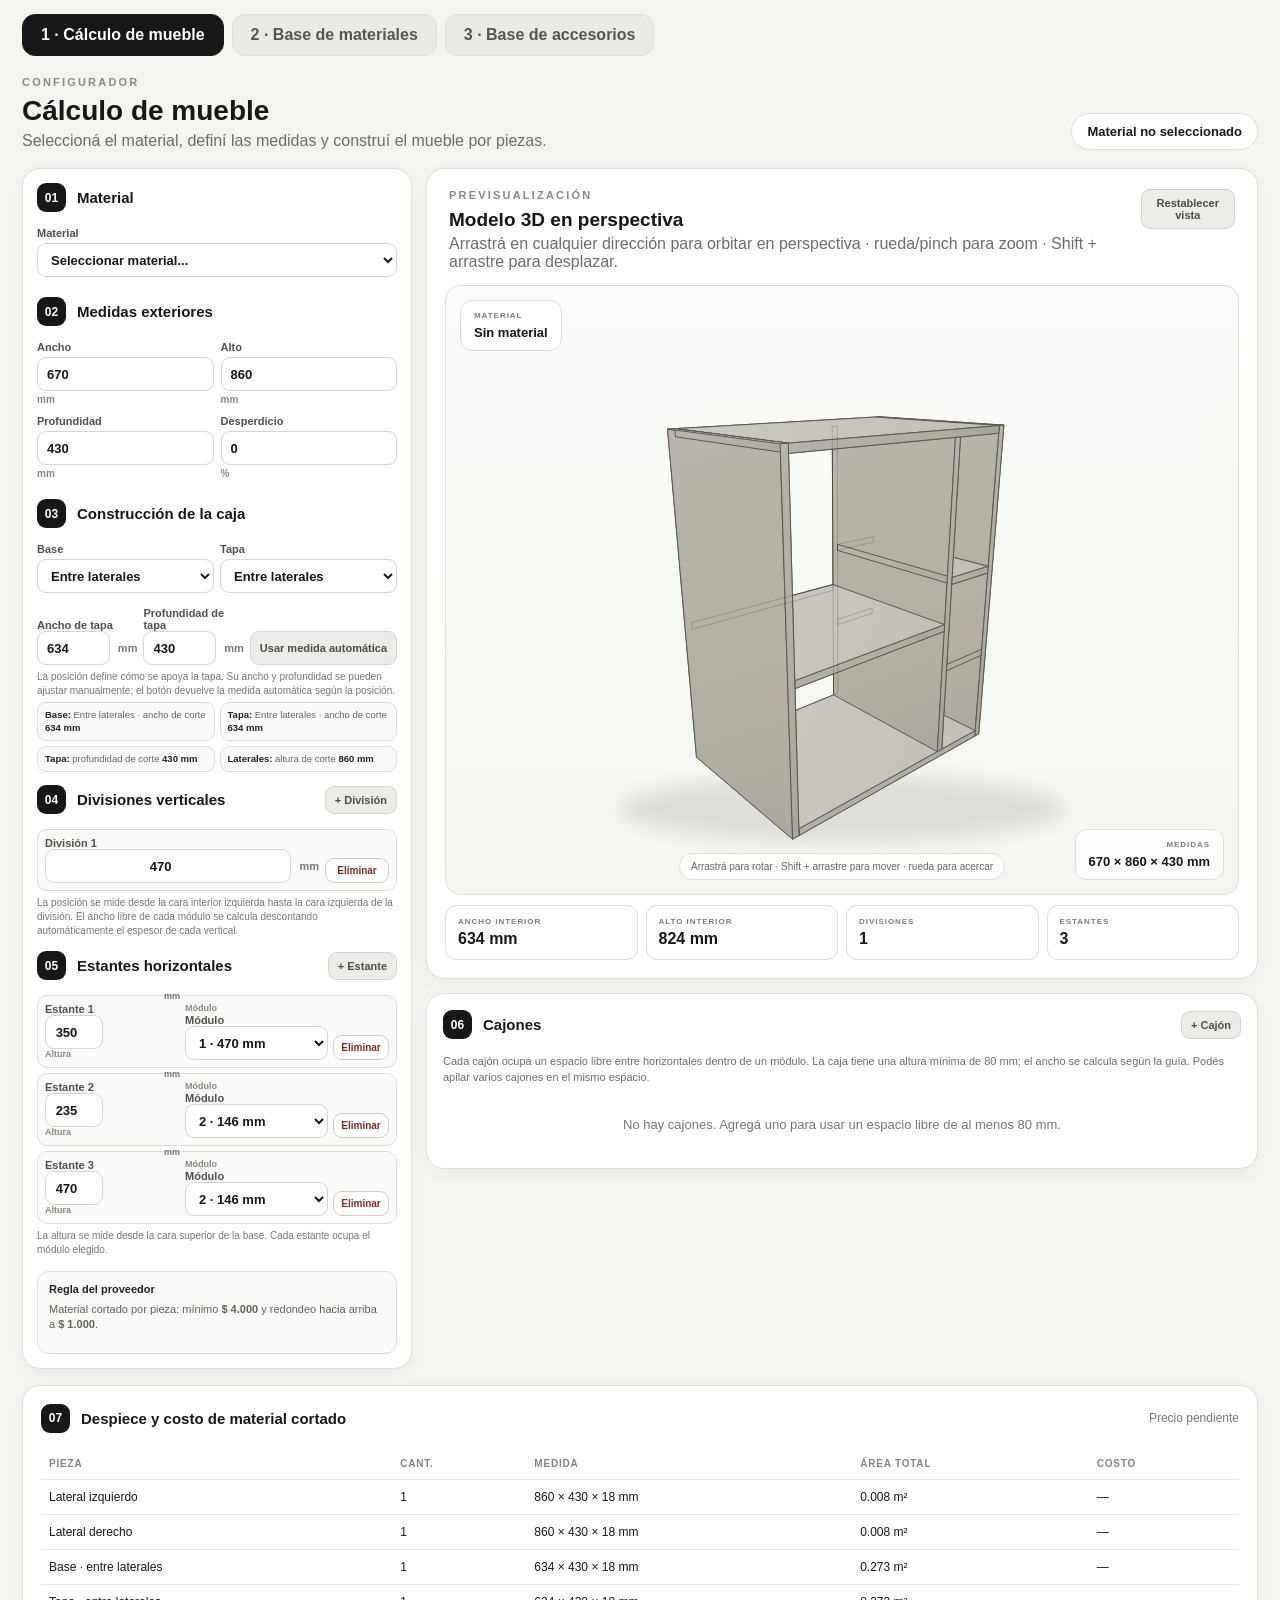
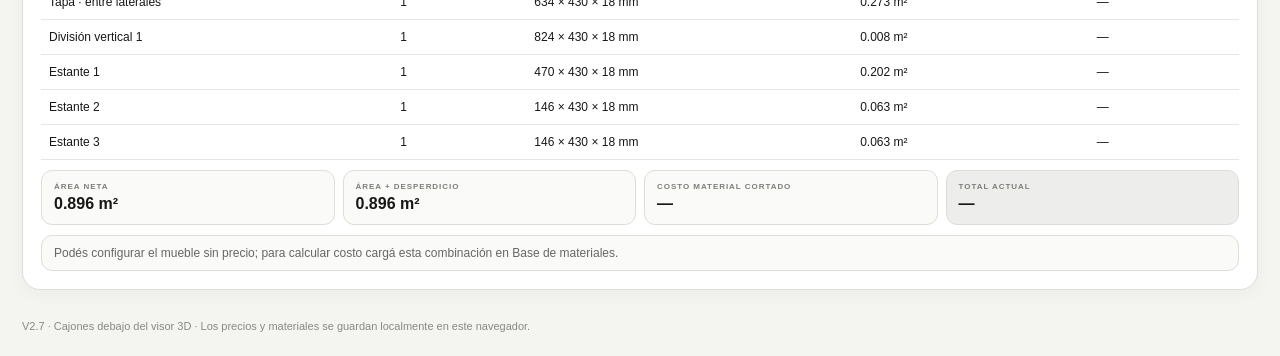
<file: index.html>
<!doctype html>
<html lang="es">
<head>
<meta charset="utf-8"><meta name="viewport" content="width=device-width,initial-scale=1">
<meta name="theme-color" content="#171717">
<title>Presupuestador de Muebles</title>
<link rel="stylesheet" href="styles.css?v=2.7">
<link rel="manifest" href="manifest.json">
</head>
<body>
<nav class="top-nav">
  <a class="nav-btn active" href="./index.html">1 · Cálculo de mueble</a>
  <a class="nav-btn" href="./materiales.html">2 · Base de materiales</a>
  <a class="nav-btn" href="./accesorios.html">3 · Base de accesorios</a>
</nav>

<main class="app-shell">
<section class="page">
  <div class="page-intro">
    <div><div class="page-kicker">CONFIGURADOR</div><h2>Cálculo de mueble</h2><p>Seleccioná el material, definí las medidas y construí el mueble por piezas.</p></div>
    <div class="status-pill" id="materialStatus">Material no seleccionado</div>
  </div>

  <div class="calculator-layout">
    <aside class="panel controls-panel">
      <div class="panel-title"><div><span class="step">01</span><h3>Material</h3></div></div>
      <label>Material<select id="materialSelect"></select></label>
      <label id="variantWrap" class="hidden">Color / variante<select id="variantSelect"></select></label>
      <label id="thicknessWrap" class="hidden">Grosor<select id="thicknessSelect"></select></label>
      <div class="selected-material-card">
        <div id="thicknessCard" class="hidden"><span>Grosor</span><strong id="selectedThickness">—</strong></div>
        <div id="priceCard" class="hidden"><span>Precio</span><strong id="selectedPrice">—</strong></div>
      </div>

      <div class="panel-title section-gap"><div><span class="step">02</span><h3>Medidas exteriores</h3></div></div>
      <div class="grid-two">
        <label>Ancho<input id="width" type="number" min="1" value="670"><span class="unit">mm</span></label>
        <label>Alto<input id="height" type="number" min="1" value="860"><span class="unit">mm</span></label>
        <label>Profundidad<input id="depth" type="number" min="1" value="430"><span class="unit">mm</span></label>
        <label>Desperdicio<input id="waste" type="number" min="0" step=".5" value="0"><span class="unit">%</span></label>
      </div>

      <div class="panel-title section-gap"><div><span class="step">03</span><h3>Construcción de la caja</h3></div></div>
      <div class="construction-grid">
        <label>Base
          <select id="basePlacement">
            <option value="inside">Entre laterales</option>
            <option value="outside">Sobre laterales</option>
          </select>
        </label>
        <label>Tapa
          <select id="roofPlacement">
            <option value="inside">Entre laterales</option>
            <option value="outside">Sobre laterales</option>
          </select>
        </label>
      </div>

      <div class="top-panel-dimensions">
        <label>Ancho de tapa
          <div class="input-with-unit"><input id="roofWidth" type="number" min="1" step="1" value="652"><span>mm</span></div>
        </label>
        <label>Profundidad de tapa
          <div class="input-with-unit"><input id="roofDepth" type="number" min="1" step="1" value="430"><span>mm</span></div>
        </label>
        <button id="roofAutoSize" class="secondary-btn auto-size-btn" type="button">Usar medida automática</button>
      </div>
      <p class="helper">La posición define cómo se apoya la tapa. Su ancho y profundidad se pueden ajustar manualmente; el botón devuelve la medida automática según la posición.</p>
      <div class="construction-summary" id="constructionSummary"></div>

      <div class="panel-title section-gap"><div><span class="step">04</span><h3>Divisiones verticales</h3></div><button id="addDivider" class="secondary-btn" type="button">+ División</button></div>
      <div id="dividersList" class="component-list"></div>
      <p class="helper">La posición se mide desde la cara interior izquierda hasta la cara izquierda de la división. El ancho libre de cada módulo se calcula descontando automáticamente el espesor de cada vertical.</p>

      <div class="panel-title section-gap"><div><span class="step">05</span><h3>Estantes horizontales</h3></div><button id="addShelf" class="secondary-btn" type="button">+ Estante</button></div>
      <div id="shelvesList" class="component-list"></div>
      <p class="helper">La altura se mide desde la cara superior de la base. Cada estante ocupa el módulo elegido.</p>
<div class="rule-card"><strong>Regla del proveedor</strong><p>Material cortado por pieza: mínimo <b id="ruleMin">$4.000</b> y redondeo hacia arriba a <b id="ruleRound">$1.000</b>.</p></div>
      <div id="modelWarning" class="warning hidden"></div>
    </aside>

    <div class="right-column">
    <section class="panel viewer-panel">
      <div class="viewer-head">
        <div><div class="page-kicker">PREVISUALIZACIÓN</div><h3>Modelo 3D en perspectiva</h3><p>Arrastrá en cualquier dirección para orbitar en perspectiva · rueda/pinch para zoom · Shift + arrastre para desplazar.</p></div>
        <button id="resetView" class="secondary-btn" type="button">Restablecer vista</button>
      </div>
      <div class="viewer-wrap">
        <canvas id="viewerCanvas"></canvas>
        <div class="viewer-overlay top-left"><span>MATERIAL</span><b id="viewerMaterial">Sin material</b></div>
        <div class="viewer-overlay bottom-right"><span>MEDIDAS</span><b id="viewerDimensions">670 × 860 × 430 mm</b></div>
        <div class="viewer-help">Arrastrá para rotar · Shift + arrastre para mover · rueda para acercar</div>
      </div>
      <div class="dimension-cards">
        <div class="dimension-card"><span>Ancho interior</span><strong id="innerWidth">—</strong></div>
        <div class="dimension-card"><span>Alto interior</span><strong id="innerHeight">—</strong></div>
        <div class="dimension-card"><span>Divisiones</span><strong id="dividerCount">0</strong></div>
        <div class="dimension-card"><span>Estantes</span><strong id="shelfCount">0</strong></div>
      </div>
    </section>

    <section class="panel drawers-panel">
      <div class="panel-title spread">
        <div><span class="step">06</span><h3>Cajones</h3></div>
        <button id="addDrawer" class="secondary-btn" type="button">+ Cajón</button>
      </div>
      <p class="drawer-intro">Cada cajón ocupa un espacio libre entre horizontales dentro de un módulo. La caja tiene una altura mínima de 80 mm; el ancho se calcula según la guía. Podés apilar varios cajones en el mismo espacio.</p>
      <div id="drawersList" class="drawer-list-wide"></div>
    </section>
    </div>
  </div>

  <section class="panel budget-panel">
    <div class="panel-title spread"><div><span class="step">07</span><h3>Despiece y costo de material cortado</h3></div><div class="muted" id="priceM2Label">—</div></div>
    <div class="table-wrap"><table><thead><tr><th>Pieza</th><th>Cant.</th><th>Medida</th><th>Área total</th><th>Costo</th></tr></thead><tbody id="partsBody"></tbody></table></div>
    <div class="budget-summary">
      <div class="summary-card"><span>Área neta</span><strong id="areaM2">—</strong></div>
      <div class="summary-card"><span>Área + desperdicio</span><strong id="areaWaste">—</strong></div>
      <div class="summary-card"><span>Costo material cortado</span><strong id="materialCost">—</strong></div>
      <div class="summary-card total"><span>Total actual</span><strong id="totalCost">—</strong></div>
    </div>
    <div class="budget-note" id="budgetNote">Seleccioná material, color/variante cuando corresponda y grosor.</div>
  </section>
</section>
</main>
<footer class="footer-note">V2.7 · Cajones debajo del visor 3D · Los precios y materiales se guardan localmente en este navegador.</footer>
<script src="catalog.js"></script>
<script src="app.js?v=2.7"></script>
</body></html>
</file>
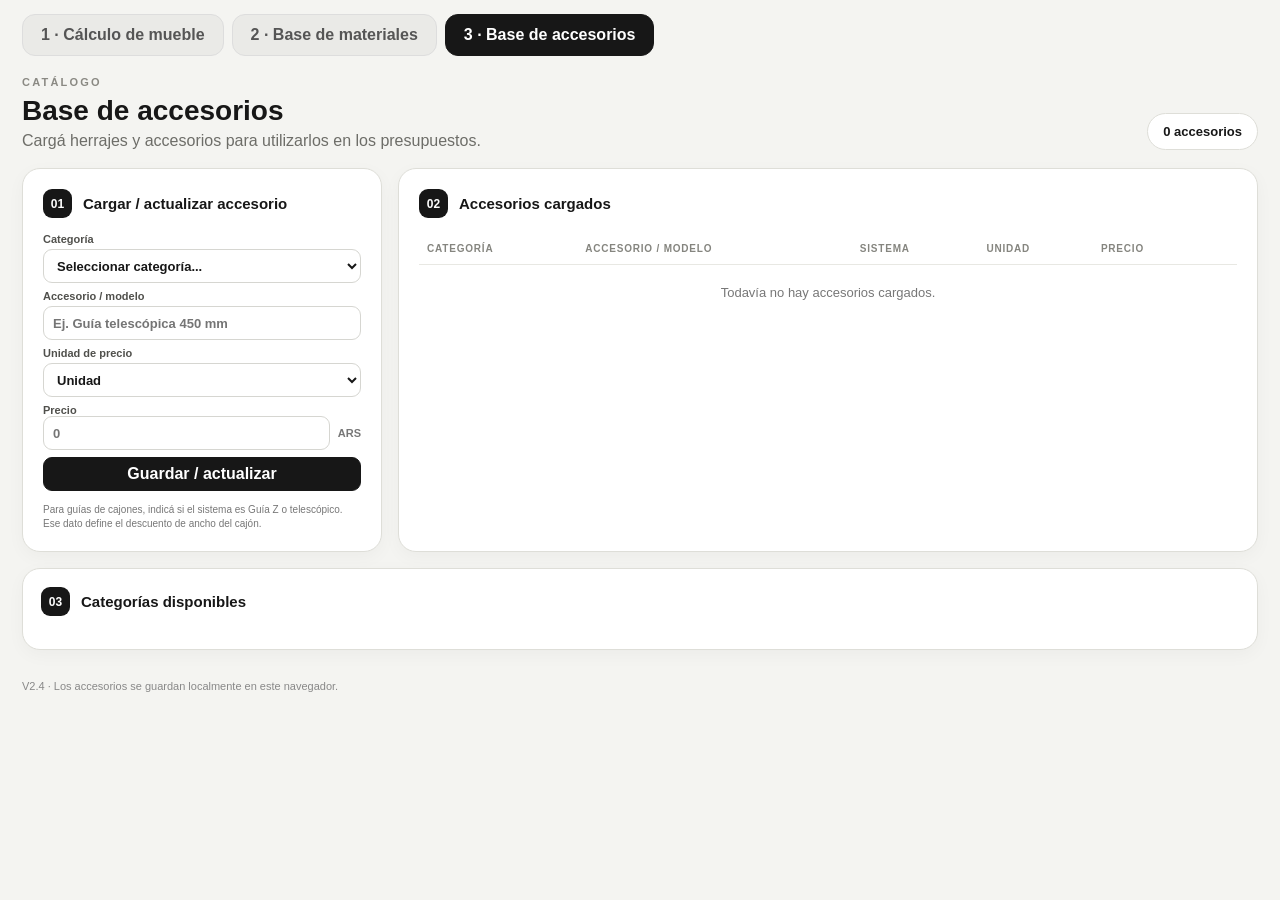
<file: accesorios.html>
<!doctype html>
<html lang="es">
<head>
<meta charset="utf-8"><meta name="viewport" content="width=device-width,initial-scale=1">
<meta name="theme-color" content="#171717">
<title>Base de accesorios · Presupuestador</title>
<link rel="stylesheet" href="styles.css"><link rel="manifest" href="manifest.json">
</head>
<body>
<nav class="top-nav">
  <a class="nav-btn" href="./index.html">1 · Cálculo de mueble</a>
  <a class="nav-btn" href="./materiales.html">2 · Base de materiales</a>
  <a class="nav-btn active" href="./accesorios.html">3 · Base de accesorios</a>
</nav>
<main class="app-shell">
<section class="page">
  <div class="page-intro">
    <div><div class="page-kicker">CATÁLOGO</div><h2>Base de accesorios</h2><p>Cargá herrajes y accesorios para utilizarlos en los presupuestos.</p></div>
    <div class="status-pill" id="accessoriesCount">0 accesorios</div>
  </div>
  <div class="materials-layout">
    <section class="panel material-form-panel">
      <div class="panel-title"><div><span class="step">01</span><h3>Cargar / actualizar accesorio</h3></div></div>
      <form id="accessoryForm">
        <label>Categoría<select id="accessoryCategory" required></select></label>
        <label>Accesorio / modelo<input id="accessoryName" type="text" placeholder="Ej. Guía telescópica 450 mm" required></label>
        <label id="guideSystemWrap" class="hidden">Sistema de guía
          <select id="guideSystem"><option value="z">Guía Z</option><option value="telescopica">Guía telescópica</option></select>
        </label>
        <label>Unidad de precio<select id="accessoryUnit">
          <option value="unidad">Unidad</option><option value="par">Par</option><option value="juego">Juego</option><option value="pack">Pack</option><option value="caja">Caja</option>
        </select></label>
        <label>Precio<div class="input-with-unit"><input id="accessoryPrice" type="number" min="0" step="100" placeholder="0" required><span>ARS</span></div></label>
        <button class="primary-btn" type="submit">Guardar / actualizar</button>
      </form>
      <p class="helper form-helper">Para guías de cajones, indicá si el sistema es Guía Z o telescópico. Ese dato define el descuento de ancho del cajón.</p>
    </section>
    <section class="panel material-table-panel">
      <div class="panel-title"><div><span class="step">02</span><h3>Accesorios cargados</h3></div></div>
      <div class="table-wrap material-table">
        <table><thead><tr><th>Categoría</th><th>Accesorio / modelo</th><th>Sistema</th><th>Unidad</th><th>Precio</th><th></th></tr></thead>
        <tbody id="accessoriesBody"></tbody></table>
      </div>
      <div id="emptyAccessories" class="empty-state hidden">Todavía no hay accesorios cargados.</div>
    </section>
  </div>
  <section class="panel budget-panel">
    <div class="panel-title"><div><span class="step">03</span><h3>Categorías disponibles</h3></div></div>
    <div class="category-chips" id="categoryList"></div>
  </section>
</section>
</main>
<footer class="footer-note">V2.4 · Los accesorios se guardan localmente en este navegador.</footer>
<script src="catalog.js"></script><script src="accessories.js"></script>
</body>
</html>
</file>
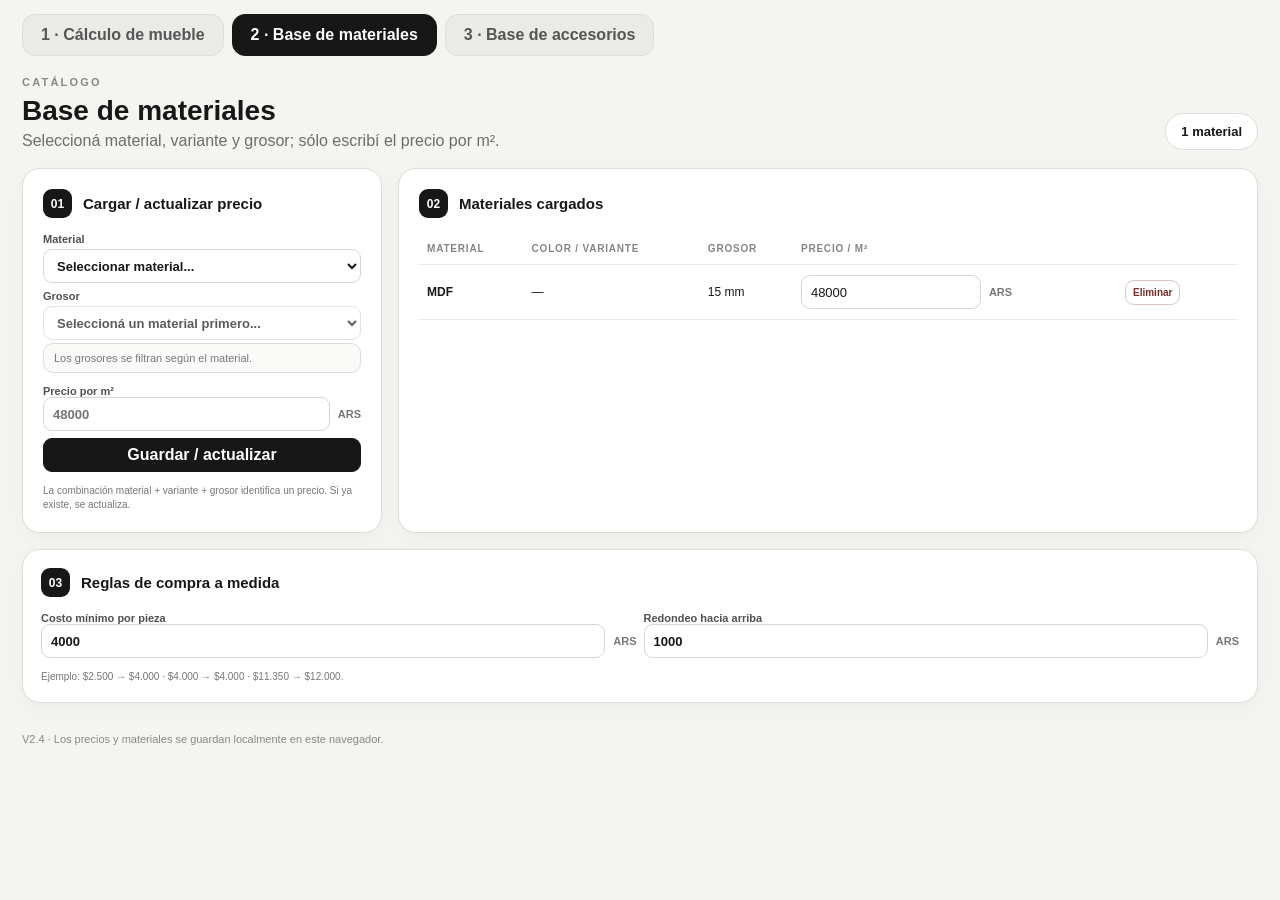
<file: materiales.html>
<!doctype html>
<html lang="es">
<head>
<meta charset="utf-8"><meta name="viewport" content="width=device-width,initial-scale=1">
<meta name="theme-color" content="#171717">
<title>Base de materiales · Presupuestador</title>
<link rel="stylesheet" href="styles.css">
<link rel="manifest" href="manifest.json">
</head>
<body>
<nav class="top-nav">
  <a class="nav-btn" href="./index.html">1 · Cálculo de mueble</a>
  <a class="nav-btn active" href="./materiales.html">2 · Base de materiales</a>
  <a class="nav-btn" href="./accesorios.html">3 · Base de accesorios</a>
</nav>
<main class="app-shell">
<section class="page">
  <div class="page-intro">
    <div><div class="page-kicker">CATÁLOGO</div><h2>Base de materiales</h2><p>Seleccioná material, variante y grosor; sólo escribí el precio por m².</p></div>
    <div class="status-pill" id="materialsCount">0 materiales</div>
  </div>

  <div class="materials-layout">
    <section class="panel material-form-panel">
      <div class="panel-title"><div><span class="step">01</span><h3>Cargar / actualizar precio</h3></div></div>
      <form id="materialForm">
        <label>Material<select id="baseMaterial" required></select></label>
        <label id="baseVariantWrap" class="hidden">Color / variante<select id="baseVariant"></select></label>
        <label>Grosor<select id="baseThickness" required></select></label>
        <div id="baseAvailability" class="catalog-availability">Los grosores se filtran según el material.</div>
        <label>Precio por m²<div class="input-with-unit"><input id="basePrice" type="number" min="0" step="100" placeholder="48000" required><span>ARS</span></div></label>
        <button class="primary-btn" type="submit">Guardar / actualizar</button>
      </form>
      <p class="helper form-helper">La combinación material + variante + grosor identifica un precio. Si ya existe, se actualiza.</p>
    </section>

    <section class="panel material-table-panel">
      <div class="panel-title"><div><span class="step">02</span><h3>Materiales cargados</h3></div></div>
      <div class="table-wrap material-table"><table><thead><tr><th>Material</th><th>Color / variante</th><th>Grosor</th><th>Precio / m²</th><th></th></tr></thead><tbody id="materialsBody"></tbody></table></div>
      <div id="emptyMaterials" class="empty-state hidden">Todavía no hay materiales cargados.</div>
    </section>
  </div>

  <section class="panel budget-panel">
    <div class="panel-title"><div><span class="step">03</span><h3>Reglas de compra a medida</h3></div></div>
    <div class="grid-two">
      <label>Costo mínimo por pieza<div class="input-with-unit"><input id="minimumPieceCost" type="number" min="0" step="100"><span>ARS</span></div></label>
      <label>Redondeo hacia arriba<div class="input-with-unit"><input id="roundingUnit" type="number" min="1" step="100"><span>ARS</span></div></label>
    </div>
    <p class="helper">Ejemplo: $2.500 → $4.000 · $4.000 → $4.000 · $11.350 → $12.000.</p>
  </section>
</section>
</main>
<footer class="footer-note">V2.4 · Los precios y materiales se guardan localmente en este navegador.</footer>
<script src="catalog.js"></script>
<script src="materials.js"></script>
</body></html>
</file>
<file: styles.css>
:root{
  --bg:#f4f4f1; --panel:#fff; --ink:#171717; --muted:#6d6d68;
  --line:#deded8; --soft:#f5f5f2; --accent:#171717; --warn:#8a5a00;
  --radius:18px;
}
*{box-sizing:border-box}
html,body{margin:0;padding:0;background:var(--bg);color:var(--ink);font-family:-apple-system,BlinkMacSystemFont,"Segoe UI",Roboto,Arial,sans-serif}
body{min-height:100vh}
button,input,select{font:inherit}
button,a{ -webkit-tap-highlight-color:transparent }
a{text-decoration:none;color:inherit}
.top-nav{display:flex;gap:8px;padding:14px 22px 0;max-width:1500px;margin:auto}
.nav-btn{border:1px solid #ddd;border-radius:13px;background:#eaeae7;padding:11px 18px;font-weight:800;color:#555;cursor:pointer}
.nav-btn.active{background:#171717;color:#fff;border-color:#171717}
.app-shell{max-width:1500px;margin:0 auto;padding:20px 22px 30px}
.page-intro{display:flex;justify-content:space-between;gap:24px;align-items:flex-end;margin:0 0 18px}
.page-kicker{font-size:11px;letter-spacing:.2em;font-weight:900;color:#8a8983;margin-bottom:8px}
h1,h2,h3,p{margin-top:0}
h2{font-size:28px;line-height:1.05;margin-bottom:7px}
h3{font-size:15px;margin:0}
.page-intro p,.viewer-head p{color:var(--muted);margin:0}
.status-pill{border:1px solid var(--line);background:#fff;border-radius:999px;padding:10px 15px;font-size:13px;font-weight:800;white-space:nowrap}
.calculator-layout{display:grid;grid-template-columns:390px minmax(0,1fr);gap:14px;align-items:start}
.right-column{display:grid;gap:14px;align-content:start;min-width:0}
.panel{background:var(--panel);border:1px solid var(--line);border-radius:var(--radius);box-shadow:0 5px 18px rgba(0,0,0,.035)}
.controls-panel{padding:14px;position:sticky;top:10px;max-height:none;overflow:visible}
.viewer-panel{padding:18px}
.panel-title{display:flex;justify-content:space-between;align-items:center;gap:10px;margin-bottom:15px}
.panel-title>div{display:flex;align-items:center;gap:11px}
.step{width:29px;height:29px;border-radius:9px;background:#171717;color:#fff;display:inline-grid;place-items:center;font-size:12px;font-weight:900}
label{display:block;font-weight:800;font-size:11px;color:#50504c;margin-bottom:7px}
input,select{width:100%;border:1px solid #d6d6d1;background:#fff;border-radius:9px;padding:7px 9px;margin-top:4px;outline:none;color:#171717;font-size:13px;min-height:34px}
input:focus,select:focus{border-color:#777;box-shadow:0 0 0 3px rgba(0,0,0,.05)}
input[type=number]{appearance:textfield}
.unit{display:block;color:#878780;font-size:10px;font-weight:700;margin-top:3px}
.grid-two{display:grid;grid-template-columns:1fr 1fr;gap:3px 7px}
.section-gap{margin-top:13px}
.secondary-btn,.primary-btn,.danger-btn{border:1px solid #d5d5d0;border-radius:9px;padding:7px 9px;font-weight:800;cursor:pointer}
.secondary-btn{background:#ecece9;color:#4c4c48;font-size:11px}
.primary-btn{background:#171717;color:#fff;border-color:#171717;width:100%}
.danger-btn{background:#fff;color:#7b2e27;border-color:#e1c5c1;font-size:10px;padding:6px 7px;white-space:nowrap}
.component-list{display:grid;gap:5px}
.component-row{display:grid;grid-template-columns:minmax(0,1fr) auto;gap:6px;padding:7px;border:1px solid var(--line);border-radius:10px;background:#fafaf8;align-items:end}
.shelf-row{grid-template-columns:78px minmax(0,1fr) 70px;gap:6px;align-items:end}
.component-row label{margin:0}
.helper{font-size:10px;line-height:1.4;color:#777;margin:5px 0 0}
.rule-card{margin-top:14px;padding:10px 11px;border:1px solid var(--line);border-radius:12px;background:#fafaf8;color:#60605b;font-size:11px;line-height:1.38}
.rule-card strong{display:block;color:#222;margin-bottom:4px}
.warning{margin-top:12px;background:#fff8e8;border:1px solid #ead3a0;color:var(--warn);padding:10px 12px;border-radius:11px;font-size:12px}
.selected-material-card{display:grid;grid-template-columns:1fr 1fr;gap:6px;margin-top:5px}
.construction-grid{display:grid;grid-template-columns:1fr 1fr;gap:6px}
.construction-summary{display:grid;gap:6px;margin-top:2px}
.construction-summary .summary-line{padding:7px 8px;background:#fafaf8;border:1px solid var(--line);border-radius:9px;font-size:10px;color:#666}
.construction-summary .summary-line b{color:#222}

.selected-material-card>div{background:#f6f6f3;border:1px solid #e1e1dc;border-radius:10px;padding:8px}
.selected-material-card span,.dimension-card span,.summary-card span,.viewer-overlay span{display:block;text-transform:uppercase;letter-spacing:.12em;color:#7e7e78;font-weight:900;font-size:8px}
.selected-material-card strong{display:block;font-size:13px;margin-top:3px}
.hidden{display:none !important}
.viewer-head{display:flex;justify-content:space-between;gap:16px;align-items:flex-start;margin:2px 4px 14px}
.viewer-head h3{font-size:19px;margin-bottom:4px}
.viewer-wrap{position:relative;height:610px;background:linear-gradient(#fbfbf9,#f4f4f0);border:1px solid #e0e0da;border-radius:15px;overflow:hidden}
#viewerCanvas{width:100%;height:100%;display:block;touch-action:none;cursor:grab;background:transparent}
#viewerCanvas.dragging{cursor:grabbing}
.viewer-overlay{position:absolute;z-index:2;background:rgba(255,255,255,.88);border:1px solid #ddd;border-radius:12px;padding:10px 13px;pointer-events:none;backdrop-filter:blur(4px)}
.viewer-overlay.top-left{left:14px;top:14px}
.viewer-overlay.bottom-right{right:14px;bottom:14px;text-align:right}
.viewer-overlay b{display:block;margin-top:5px;font-size:13px}
.viewer-help{position:absolute;left:50%;bottom:14px;transform:translateX(-50%);background:rgba(255,255,255,.82);border:1px solid #ddd;border-radius:999px;padding:7px 11px;font-size:10px;color:#666;pointer-events:none;white-space:nowrap}
.dimension-cards{display:grid;grid-template-columns:repeat(4,1fr);gap:8px;margin-top:10px}
.dimension-card{padding:11px 12px;background:#fff;border:1px solid var(--line);border-radius:11px}
.dimension-card strong{font-size:16px;display:block;margin-top:4px}
.budget-panel{margin-top:16px;padding:18px}
.spread{align-items:center}
.muted{color:#777;font-size:12px}
.table-wrap{overflow:auto}
table{width:100%;border-collapse:collapse}
th,td{text-align:left;padding:10px 8px;border-bottom:1px solid #e8e8e3;font-size:12px}
th{font-size:10px;color:#85857f;text-transform:uppercase;letter-spacing:.08em}
.budget-summary{display:grid;grid-template-columns:repeat(4,1fr);gap:8px;margin-top:10px}
.summary-card{padding:11px 12px;border:1px solid var(--line);border-radius:11px;background:#fafaf8}
.summary-card strong{display:block;font-size:16px;margin-top:4px}
.summary-card.total{background:#ededeb}
.budget-note{margin-top:10px;padding:10px 12px;background:#fafaf8;border:1px solid var(--line);border-radius:11px;color:#666;font-size:12px}
.materials-layout{display:grid;grid-template-columns:360px minmax(0,1fr);gap:16px}
.material-form-panel,.material-table-panel{padding:20px}
.catalog-availability{font-size:11px;color:#777;background:#fafaf8;border:1px solid var(--line);padding:8px 10px;border-radius:10px;margin:-4px 0 12px}
.input-with-unit{display:flex;align-items:center;gap:8px}
.input-with-unit input{margin-top:0}
.input-with-unit span{color:#777;font-size:11px;font-weight:800}
.catalog-inline{max-width:180px;margin:0}
.empty-state,.empty-mini{padding:20px;text-align:center;color:#777;font-size:13px}
.form-helper{margin-top:12px}
.footer-note{max-width:1500px;margin:0 auto;padding:0 22px 24px;color:#888;font-size:11px}
.page{display:block}
.material-table td:last-child{width:120px}
@media(max-width:1050px){
 .calculator-layout,.materials-layout{grid-template-columns:1fr}
 .controls-panel{position:static;max-height:none;overflow:visible}
 .viewer-wrap{height:540px}
}
@media(max-width:760px){
 .shelf-row{grid-template-columns:68px 55px minmax(80px,1fr) 52px}
 .top-nav{padding:10px 10px 0}.app-shell{padding:16px 10px 25px}
 .page-intro{align-items:flex-start;flex-direction:column}.status-pill{align-self:flex-start}
 h2{font-size:26px}.dimension-cards,.budget-summary{grid-template-columns:1fr 1fr}
 .shelf-row{grid-template-columns:1fr}.component-row{grid-template-columns:1fr}
 .viewer-wrap{height:430px}
 .viewer-help{display:none}
}

/* V2.2 · Densidad de controles de estantes */

@media(max-width:1050px){
  .calculator-layout,.materials-layout{grid-template-columns:1fr}
}
@media(max-width:760px){
  .shelf-row{grid-template-columns:70px minmax(0,1fr) 64px}
}

/* V2.3 · Estantes compactos pero legibles */
.shelf-row{
  display:grid;
  grid-template-columns:72px 58px minmax(88px,1fr) 56px;
  gap:5px;
  align-items:end;
}
.shelf-row label{
  margin:0;
  min-width:0;
}
.shelf-row label:first-child{
  display:flex;
  flex-direction:column;
  justify-content:flex-end;
}
.shelf-row label:first-child::after{
  content:"Altura";
  display:block;
  color:#8a8983;
  font-size:9px;
  font-weight:700;
  order:0;
  margin-bottom:1px;
}
.shelf-row label:first-child .input-with-unit{
  display:block !important;
}
.shelf-row label:first-child input{
  width:58px;
  min-width:0;
  padding:7px 6px;
  text-align:center;
}
.shelf-row label:first-child .input-with-unit span{
  position:absolute;
  transform:translate(61px,-24px);
  font-size:9px;
}
.shelf-row label:nth-child(2){
  grid-column:3;
}
.shelf-row label:nth-child(2)::before{
  content:"Módulo";
  display:block;
  color:#8a8983;
  font-size:9px;
  font-weight:700;
  margin-bottom:1px;
}
.shelf-row label:nth-child(2) select{
  margin-top:0;
  white-space:nowrap;
  overflow:hidden;
  text-overflow:ellipsis;
}
.shelf-row .remShelf{
  grid-column:4;
  align-self:end;
  min-width:0;
}
.shelf-row::before{
  content:none;
}
/* Divider rows: more compact and readable */
#dividersList .component-row{
  grid-template-columns:minmax(0,1fr) 64px;
}
#dividersList .component-row label{
  margin:0;
}
#dividersList .component-row input{
  padding:7px 7px;
  text-align:center;
}
#dividersList .component-row .danger-btn{align-self:end}
/* Compact construction summary: 2×2 instead of four tall rows */
.construction-summary{
  display:grid;
  grid-template-columns:1fr 1fr;
  gap:5px;
  margin-top:4px;
}
.construction-summary .summary-line{
  padding:6px 7px;
  min-height:0;
  font-size:9.5px;
  line-height:1.3;
}

/* V2.4 · Cajones y accesorios */
.drawer-card{padding:8px;border:1px solid var(--line);border-radius:10px;background:#fafaf8}
.drawer-grid{display:grid;grid-template-columns:minmax(0,1.2fr) 92px minmax(0,105px) minmax(0,1fr) minmax(0,1fr) 62px;gap:5px;align-items:end}
.drawer-grid label{margin:0;min-width:0}
.drawer-meta{display:grid;grid-template-columns:repeat(4,1fr);gap:5px;margin-top:5px}
.drawer-meta .summary-line{padding:6px 7px;background:#fff;border:1px solid var(--line);border-radius:8px;font-size:9.5px;line-height:1.3;color:#666}
.drawer-meta .summary-line b{color:#222}
.category-chips{display:flex;flex-wrap:wrap;gap:7px}
.category-chip{display:inline-flex;padding:7px 10px;border:1px solid var(--line);border-radius:999px;background:#fafaf8;font-size:11px;font-weight:800;color:#666}
@media(max-width:1200px){.drawer-grid{grid-template-columns:minmax(0,1fr) 88px minmax(0,105px) minmax(0,1fr) minmax(0,1fr) 60px}}
@media(max-width:760px){.drawer-grid{grid-template-columns:1fr 1fr}.drawer-meta{grid-template-columns:1fr 1fr}}

/* V2.5 · Configuración de tapa y cajones */
.top-panel-dimensions{
  display:grid;
  grid-template-columns:1fr 1fr auto;
  gap:6px;
  align-items:end;
  margin-top:7px;
}
.top-panel-dimensions label{margin:0}
.auto-size-btn{white-space:nowrap;height:34px}
.drawer-card{
  padding:7px;
  border:1px solid var(--line);
  border-radius:10px;
  background:#fafaf8;
}
.drawer-grid{
  display:grid;
  grid-template-columns:minmax(110px,1.35fr) 88px 96px minmax(125px,1.25fr) minmax(125px,1.25fr) 58px;
  gap:5px;
  align-items:end;
}
.drawer-grid label{margin:0;min-width:0}
.drawer-grid input,.drawer-grid select{font-size:12px}
.drawer-grid .drawer-height-input{width:82px}
.drawer-meta{
  display:grid;
  grid-template-columns:repeat(4,1fr);
  gap:5px;
  margin-top:5px;
}
.drawer-meta .summary-line{
  padding:6px 7px;
  background:#fff;
  border:1px solid var(--line);
  border-radius:8px;
  font-size:9.5px;
  line-height:1.3;
  color:#666;
}
.drawer-meta .summary-line b{color:#222}
.drawer-overflow{
  margin-top:5px;
  color:#8a5a00;
  font-size:10px;
  font-weight:800;
}
@media(max-width:1250px){
  .top-panel-dimensions{grid-template-columns:1fr 1fr}
  .auto-size-btn{grid-column:1/-1;justify-self:start}
  .drawer-grid{
    grid-template-columns:minmax(100px,1.2fr) 82px 92px minmax(110px,1fr) minmax(110px,1fr) 56px;
  }
}
@media(max-width:760px){
  .top-panel-dimensions{grid-template-columns:1fr 1fr}
  .top-panel-dimensions .auto-size-btn{grid-column:1/-1}
  .drawer-grid{grid-template-columns:1fr 1fr}
  .drawer-grid .remDrawer{grid-column:auto}
  .drawer-meta{grid-template-columns:1fr 1fr}
}

/* V2.5 drawer front controls */
.drawer-front-grid{display:grid;grid-template-columns:120px 120px minmax(100px,1fr);gap:6px;align-items:end;margin-top:6px}
.drawer-front-grid label{margin:0}
.drawer-front-grid input{font-size:12px}
.drawer-front-grid .secondary-btn{height:34px;white-space:nowrap}
.drawer-overflow{margin-top:5px;color:#8a5a00;font-size:10px;font-weight:800}
@media(max-width:760px){.drawer-front-grid{grid-template-columns:1fr 1fr}.drawer-front-grid .secondary-btn{grid-column:1/-1;justify-self:start}}

/* V2.7 · Cajones debajo del visor, dentro de la columna derecha */
.drawers-panel{margin-top:0;padding:16px;min-width:0}
.drawer-intro{margin:0 0 11px;color:#6d6d68;font-size:11px;line-height:1.45}
.drawer-list-wide{display:grid;grid-template-columns:minmax(0,1fr);gap:9px;min-width:0}
.drawer-list-wide .drawer-card{padding:10px;border:1px solid var(--line);border-radius:12px;background:#fafaf8}
.drawer-list-wide .drawer-grid{
  display:grid;
  grid-template-columns:minmax(180px,1.45fr) 110px 125px minmax(150px,1.2fr) minmax(150px,1.2fr) 76px;
  gap:7px;
  align-items:end;
}
.drawer-list-wide .drawer-grid label{margin:0;min-width:0}
.drawer-list-wide .drawer-grid input,
.drawer-list-wide .drawer-grid select{font-size:12px;min-height:34px}
.drawer-list-wide .drawer-meta{display:grid;grid-template-columns:repeat(4,1fr);gap:6px;margin-top:7px}
.drawer-list-wide .drawer-meta .summary-line{padding:7px 8px;font-size:10px}
.drawer-list-wide .drawer-overflow{margin-top:6px}
@media(max-width:1350px){
  .drawer-list-wide .drawer-grid{grid-template-columns:minmax(130px,1.4fr) 84px minmax(92px,.9fr) minmax(125px,1.2fr)}
}
@media(max-width:760px){
  .drawers-panel{padding:12px}
  .drawer-list-wide{grid-template-columns:1fr}
  .drawer-list-wide .drawer-grid{grid-template-columns:1fr 1fr}
  .drawer-list-wide .drawer-grid .remDrawer{grid-column:auto}
  .drawer-list-wide .drawer-meta{grid-template-columns:1fr 1fr}
}
</file>
